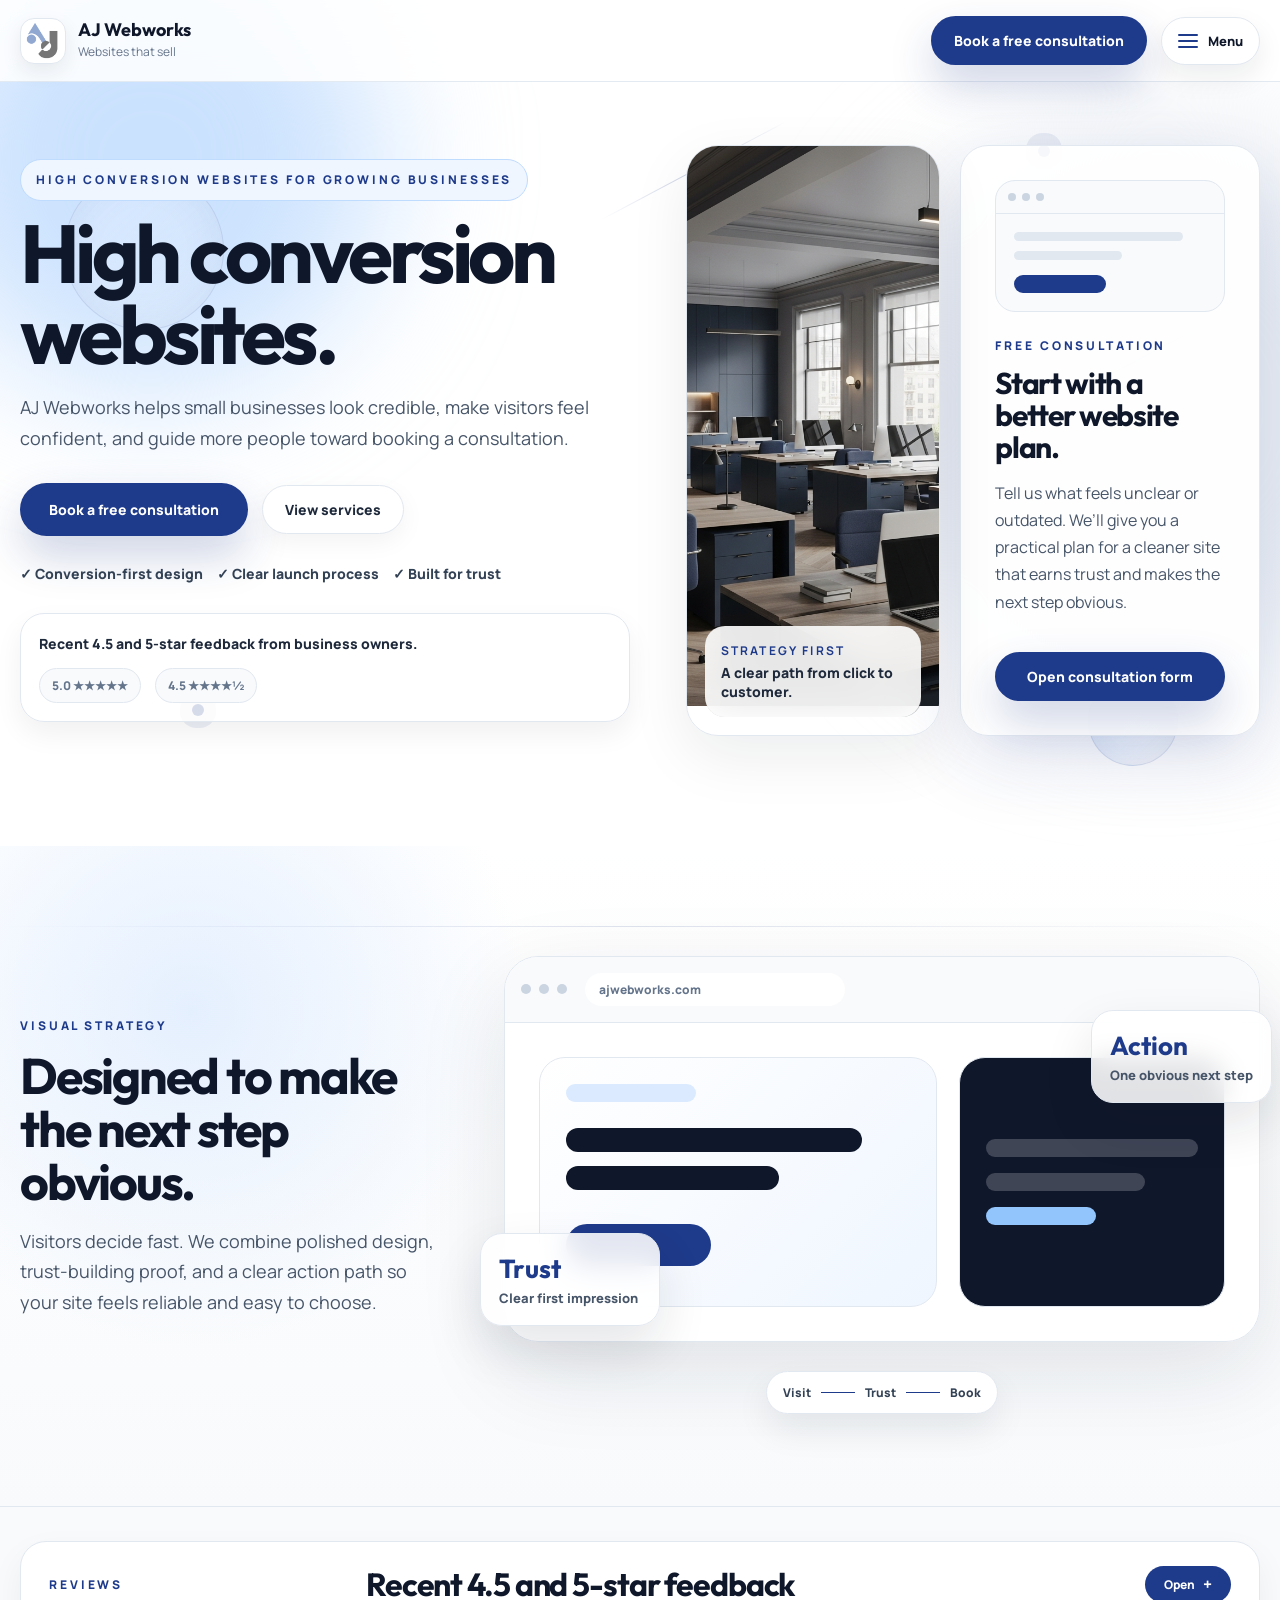
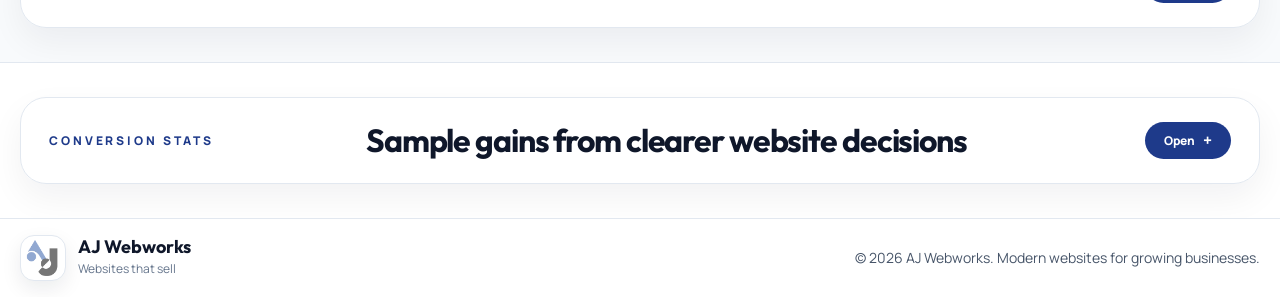
<file: index.html>
<!doctype html>
<html lang="en">
  <head>
    <meta charset="UTF-8" />
    <meta name="viewport" content="width=device-width, initial-scale=1.0" />
    <meta name="theme-color" content="#1e3a8a" />
    <meta
      name="description"
      content="AJ Webworks offers high conversion websites for small businesses that need stronger trust and more booked consultations."
    />
    <meta
      name="keywords"
      content="new website builds for small businesses, website design, custom website builds, small business websites, AJ Webworks"
    />
    <meta property="og:title" content="AJ Webworks | New Website Builds for Small Businesses" />
    <meta
      property="og:description"
      content="High conversion websites for small businesses that want clearer messaging, stronger trust, and more booked consultations."
    />
    <meta property="og:type" content="website" />
    <meta property="og:image" content="media/images/hero-workspace.png" />
    <title>AJ Webworks | New Website Builds for Small Businesses</title>

    <link rel="preconnect" href="https://fonts.googleapis.com" />
    <link rel="preconnect" href="https://fonts.gstatic.com" crossorigin />
    <link
      href="https://fonts.googleapis.com/css2?family=Manrope:wght@400;500;600;700;800&family=Outfit:wght@700;800;900&display=swap"
      rel="stylesheet"
    />
    <link rel="stylesheet" href="css/styles.css" />
  </head>
  <body>
    <header class="site-header" data-testid="site-header">
      <div class="container header-inner">
        <a class="brand" href="#top" aria-label="AJ Webworks home" data-testid="header-brand-link">
          <img src="media/images/logo-aj-webworks.jpeg" alt="AJ Webworks logo" class="brand-logo" />
          <span>
            <strong>AJ Webworks</strong>
            <small>Websites that sell</small>
          </span>
        </a>
        <div class="header-actions" data-testid="header-actions">
          <a href="https://forms.gle/ixQAAPpZwVBGPcbx6" class="button button-primary nav-cta" data-testid="header-consultation-link">
            Book a free consultation
          </a>
          <!-- PUT GOOGLE FORM OR EXTERNAL FORM LINK IN THE href ABOVE -->
          <div class="hamburger-wrap" data-testid="hamburger-menu-wrapper">
            <button class="hamburger-button" type="button" aria-expanded="false" aria-controls="site-menu" data-testid="hamburger-menu-button">
              <span class="hamburger-lines" aria-hidden="true"><i></i><i></i><i></i></span>
              <span class="hamburger-label">Menu</span>
            </button>
            <nav id="site-menu" class="hamburger-menu" aria-label="Section navigation" data-testid="hamburger-menu">
              <a href="index.html" data-testid="hamburger-home-link">Home</a>
              <a href="services.html" data-testid="hamburger-services-link">Services</a>
              <a href="about.html" data-testid="hamburger-about-link">About</a>
              <a href="faq.html" data-testid="hamburger-faq-link">FAQ</a>
            </nav>
          </div>
        </div>
      </div>
    </header>

    <main id="top">
      <section class="hero section-pad" data-testid="hero-section">
        <div class="hero-graphic-system" aria-hidden="true">
          <span class="graphic-orb orb-one"></span>
          <span class="graphic-orb orb-two"></span>
          <span class="graphic-line line-one"></span>
          <span class="graphic-line line-two"></span>
          <span class="graphic-dot dot-one"></span>
          <span class="graphic-dot dot-two"></span>
        </div>
        <div class="container hero-grid">
          <div class="hero-copy reveal" data-testid="hero-copy">
            <p class="eyebrow badge">High conversion websites for growing businesses</p>
            <h1>High conversion websites.</h1>
            <p class="hero-text">
              AJ Webworks helps small businesses look credible, make visitors feel confident, and guide more people toward booking a consultation.
            </p>
            <div class="cta-row">
              <a href="https://forms.gle/ixQAAPpZwVBGPcbx6" class="button button-primary button-large" data-testid="hero-primary-consultation-link">
                Book a free consultation
              </a>
              <!-- PUT GOOGLE FORM OR EXTERNAL FORM LINK IN THE href ABOVE -->
              <a href="services.html" class="button button-secondary" data-testid="hero-services-link">View services</a>
            </div>

            <div class="trust-points" aria-label="Trust points">
              <span>✓ Conversion-first design</span>
              <span>✓ Clear launch process</span>
              <span>✓ Built for trust</span>
            </div>

            <div class="hero-proof" data-testid="hero-review-box">
              <p>Recent 4.5 and 5-star feedback from business owners.</p>
              <div class="rating-chips" aria-label="Review ratings">
                <span>5.0 ★★★★★</span>
                <span>4.5 ★★★★½</span>
              </div>
            </div>
          </div>

          <div class="hero-side reveal delay-1" data-testid="hero-side">
            <figure class="hero-image-card">
              <img src="media/images/hero-workspace.png" alt="High conversion website planning workspace" />
              <figcaption>
                <strong>Strategy first</strong>
                <span>A clear path from click to customer.</span>
              </figcaption>
            </figure>
            <aside class="consult-card" data-testid="consultation-card">
              <div class="mini-browser-graphic" aria-hidden="true">
                <div class="browser-top"><span></span><span></span><span></span></div>
                <div class="browser-body">
                  <div class="browser-line wide"></div>
                  <div class="browser-line short"></div>
                  <div class="browser-button"></div>
                </div>
              </div>
              <p class="eyebrow">Free consultation</p>
              <h2>Start with a better website plan.</h2>
              <p>Tell us what feels unclear or outdated. We’ll give you a practical plan for a cleaner site that earns trust and makes the next step obvious.</p>
              <a href="https://forms.gle/ixQAAPpZwVBGPcbx6" class="button button-primary button-full" data-testid="consultation-card-link">
                Open consultation form
              </a>
              <!-- PUT GOOGLE FORM OR EXTERNAL FORM LINK IN THE href ABOVE -->
            </aside>
          </div>
        </div>
      </section>

      <section class="visual-showcase section-pad" data-testid="visual-showcase-section">
        <div class="container showcase-grid">
          <div class="showcase-copy reveal" data-testid="visual-showcase-copy">
            <p class="eyebrow">Visual strategy</p>
            <h2>Designed to make the next step obvious.</h2>
            <p>
              Visitors decide fast. We combine polished design, trust-building proof, and a clear action path so your site feels reliable and easy to choose.
            </p>
          </div>
          <div class="website-preview-graphic reveal delay-1" aria-label="Graphic showing a website conversion layout" data-testid="website-preview-graphic">
            <div class="preview-window">
              <div class="preview-toolbar">
                <span></span><span></span><span></span>
                <div class="preview-url">ajwebworks.com</div>
              </div>
              <div class="preview-layout">
                <div class="preview-hero-block">
                  <span class="preview-pill"></span>
                  <span class="preview-title-line"></span>
                  <span class="preview-title-line small"></span>
                  <span class="preview-cta-line"></span>
                </div>
                <div class="preview-side-panel">
                  <span></span><span></span><span></span>
                </div>
              </div>
            </div>
            <div class="floating-stat stat-one" data-testid="graphic-stat-trust">
              <strong>Trust</strong>
              <span>Clear first impression</span>
            </div>
            <div class="floating-stat stat-two" data-testid="graphic-stat-action">
              <strong>Action</strong>
              <span>One obvious next step</span>
            </div>
            <div class="conversion-path" aria-hidden="true">
              <span>Visit</span>
              <i></i>
              <span>Trust</span>
              <i></i>
              <span>Book</span>
            </div>
          </div>
        </div>
      </section>

      <section class="reviews-strip" data-testid="reviews-section">
        <div class="container">
          <details class="dropbox" data-testid="reviews-dropbox">
            <summary data-testid="reviews-dropbox-summary">
              <span>Reviews</span>
              <strong>Recent 4.5 and 5-star feedback</strong>
              <em>Open</em>
            </summary>
            <div class="reviews-grid dropbox-content" data-testid="reviews-dropbox-content">
              <article class="review-card">
                <div><strong>5.0</strong> <span>★★★★★</span></div>
                <p>“They made me a clean and simple website that is easy to follow.”</p>
                <small>Amanda Brooks · Home services owner</small>
              </article>
              <article class="review-card">
                <div><strong>4.5</strong> <span>★★★★½</span></div>
                <p>“Awesome looking website, super easy to submit a form.”</p>
                <small>Marcus Lee · Consulting founder</small>
              </article>
              <article class="review-card">
                <div><strong>5.0</strong> <span>★★★★★</span></div>
                <p>“Super easy process, great looking, I’m very satisfied.”</p>
                <small>Priya Shah · Local retail operator</small>
              </article>
            </div>
          </details>
        </div>
      </section>

      <section class="stats-strip" data-testid="conversion-stats-section">
        <div class="container">
          <details class="dropbox" data-testid="conversion-stats-dropbox">
            <summary data-testid="conversion-stats-dropbox-summary">
              <span>Conversion stats</span>
              <strong>Sample gains from clearer website decisions</strong>
              <em>Open</em>
            </summary>
            <div class="stats-grid dropbox-content" data-testid="conversion-stats-dropbox-content">
              <article class="stat-card" data-testid="conversion-stat-form-submissions">
                <strong>+38%</strong>
                <h3>More form submissions</h3>
                <p>Clear buttons and simple page flow reduce confusion and make action feel natural.</p>
              </article>
              <article class="stat-card" data-testid="conversion-stat-consultation-clicks">
                <strong>+52%</strong>
                <h3>More consultation clicks</h3>
                <p>Trust-focused layouts help interested visitors feel ready to take the next step.</p>
              </article>
              <article class="stat-card" data-testid="conversion-stat-bounce">
                <strong>-24%</strong>
                <h3>Lower page drop-off</h3>
                <p>A focused layout gives visitors fewer reasons to leave and more reasons to stay.</p>
              </article>
            </div>
          </details>
        </div>
      </section>

    </main>

    <footer class="site-footer" data-testid="site-footer">
      <div class="container footer-inner">
        <a class="brand" href="#top" aria-label="AJ Webworks home">
          <img src="media/images/logo-aj-webworks.jpeg" alt="AJ Webworks logo" class="brand-logo" />
          <span>
            <strong>AJ Webworks</strong>
            <small>Websites that sell</small>
          </span>
        </a>
        <p>© 2026 AJ Webworks. Modern websites for growing businesses.</p>
      </div>
    </footer>

    <script src="js/main.js"></script>
  </body>
</html>
</file>
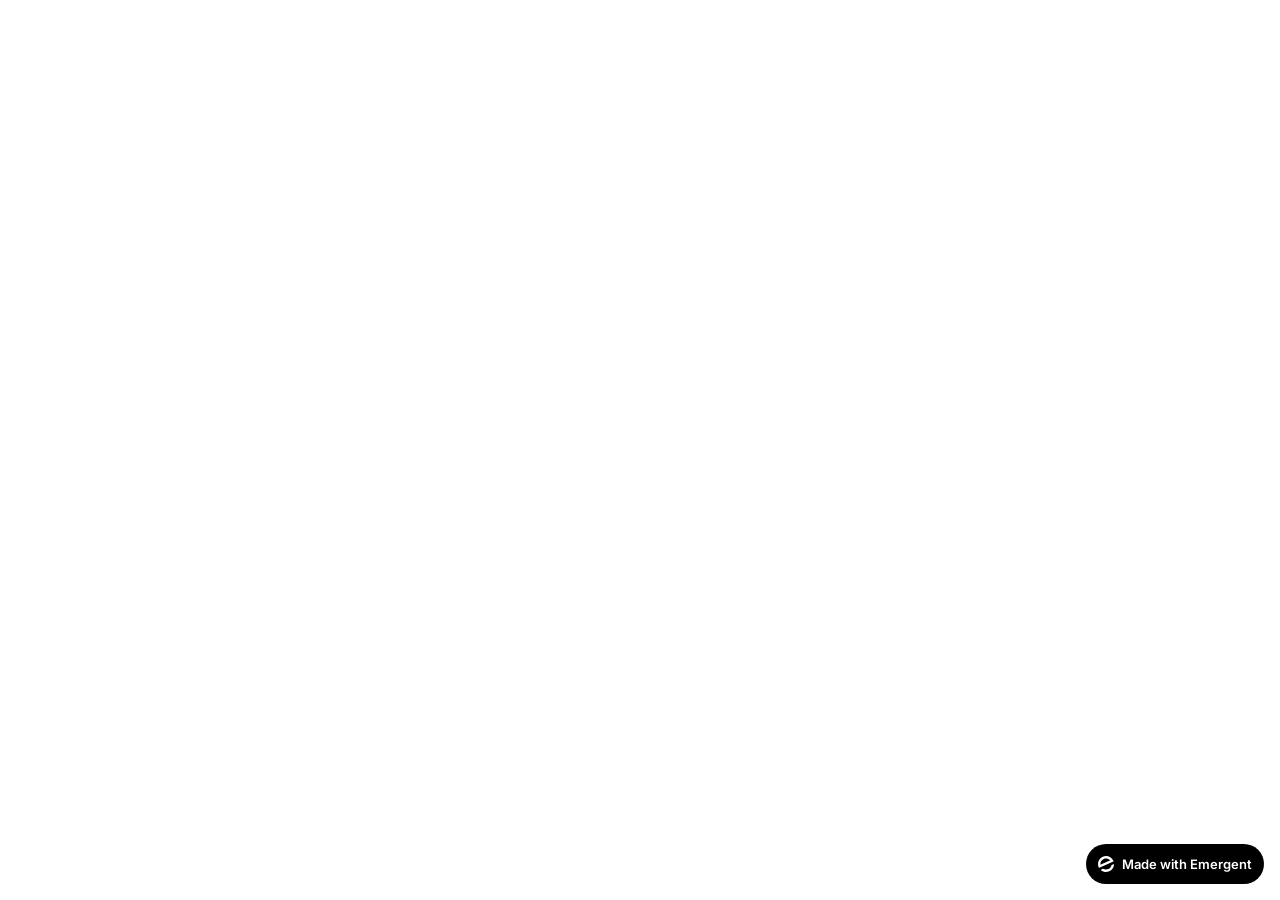
<file: frontend/public/index.html>
<!doctype html>
<html lang="en">
    <head>
        <meta charset="utf-8" />
        <meta name="viewport" content="width=device-width, initial-scale=1" />
        <meta name="theme-color" content="#1e3a8a" />
        <meta name="description" content="AJ Webworks offers high conversion websites for small businesses that need stronger trust and more booked consultations." />
        <meta name="keywords" content="new website builds for small businesses, website design, custom website builds, small business websites, AJ Webworks" />
        <meta property="og:title" content="AJ Webworks | New Website Builds for Small Businesses" />
        <meta property="og:description" content="High conversion websites for small businesses that want clearer messaging, stronger trust, and more booked consultations." />
        <meta property="og:type" content="website" />
        <link rel="preconnect" href="https://fonts.googleapis.com" />
        <link rel="preconnect" href="https://fonts.gstatic.com" crossorigin />
        <link href="https://fonts.googleapis.com/css2?family=Inter:wght@600&display=swap" rel="stylesheet" />
        <!--
        manifest.json provides metadata used when your web app is installed on a
        user's mobile device or desktop. See https://developers.google.com/web/fundamentals/web-app-manifest/
        -->
        <!--
        Notice the use of %PUBLIC_URL% in the tags above.
        It will be replaced with the URL of the `public` folder during the build.
        Only files inside the `public` folder can be referenced from the HTML.

        Unlike "/favicon.ico" or "favicon.ico", "%PUBLIC_URL%/favicon.ico" will
        work correctly both with client-side routing and a non-root public URL.
        Learn how to configure a non-root public URL by running `npm run build`.
        -->
        <title>AJ Webworks | New Website Builds for Small Businesses</title>
        <script>window.addEventListener("error",function(e){if(e.error instanceof DOMException&&e.error.name==="DataCloneError"&&e.message&&e.message.includes("PerformanceServerTiming")){e.stopImmediatePropagation();e.preventDefault()}},true);</script>
        <script src="https://assets.emergent.sh/scripts/emergent-main.js"></script>
    </head>
    <body>
        <noscript>You need to enable JavaScript to run this app.</noscript>
        <div id="root"></div>
        <!--
      This HTML file is a template.
      If you open it directly in the browser, you will see an empty page.

      You can add webfonts, meta tags, or analytics to this file.
      The build step will place the bundled scripts into the <body> tag.

      To begin the development, run `npm start` or `yarn start`.
      To create a production bundle, use `npm run build` or `yarn build`.
    -->
        <a
            id="emergent-badge"
            target="_blank"
            href="https://app.emergent.sh/?utm_source=emergent-badge"
            style="
                display: inline-flex !important;
                box-sizing: border-box;
                width: 178px;
                height: 40px;
                padding: 8px 12px 8px 12px;
                align-items: center !important;
                gap: 8px;
                border-radius: 50px !important;
                background: #000 !important;
                position: fixed !important;
                bottom: 16px;
                right: 16px;
                text-decoration: none;
                font-family: -apple-system, BlinkMacSystemFont,
                    &quot;Segoe UI&quot;, Roboto, Oxygen, Ubuntu, Cantarell,
                    &quot;Open Sans&quot;, &quot;Helvetica Neue&quot;,
                    sans-serif !important;
                font-size: 12px !important;
                z-index: 9999 !important;
            "
        >
            <svg xmlns="http://www.w3.org/2000/svg" width="16" height="16" viewBox="0 0 16 16" fill="none">
                <path d="M15.5702 8.13142C15.7729 8.0412 16.0007 8.18878 15.9892 8.4103C15.8374 11.3192 14.0965 14.0405 11.2531 15.3065C8.40964 16.5725 5.2224 16.0453 2.95912 14.2117C2.78676 14.072 2.82955 13.804 3.03219 13.7137L4.95677 12.8568C5.04866 12.8159 5.15446 12.823 5.24204 12.8725C6.73377 13.7153 8.59176 13.8649 10.2772 13.1145C11.9626 12.3641 13.0947 10.8833 13.4665 9.21075C13.4883 9.11256 13.5539 9.02918 13.6457 8.98827L15.5702 8.13142Z" fill="white"/>
                <path fill-rule="evenodd" clip-rule="evenodd" d="M15.3066 4.74698L15.5067 5.19653C15.5759 5.35178 15.5061 5.53366 15.3508 5.60278L1.29992 11.8586C1.14467 11.9278 0.962794 11.8579 0.893675 11.7027L0.701732 11.2716L0.693457 11.2531C-1.10317 7.21778 0.711626 2.49007 4.74692 0.693443C8.78221 -1.10318 13.51 0.711693 15.3066 4.74698ZM2.82356 8.55367C2.63552 8.63739 2.41991 8.51617 2.40853 8.31065C2.28373 6.05724 3.53858 3.85787 5.72286 2.88536C7.90715 1.91286 10.3813 2.45199 11.9724 4.05256C12.1175 4.19854 12.0633 4.43988 11.8753 4.5236L2.82356 8.55367Z" fill="white"/>
            </svg>
            <p
                style="
                    color: #FFF !important;
                    font-family: 'Inter', sans-serif !important;
                    font-size: 13px !important;
                    font-style: normal !important;
                    font-weight: 600 !important;
                    line-height: 20px !important;
                    margin: 0 !important;
                    white-space: nowrap !important;
                "
            >
                Made with Emergent
            </p>
        </a>
        <script>
            !(function (t, e) {
                var o, n, p, r;
                e.__SV ||
                    ((window.posthog = e),
                    (e._i = []),
                    (e.init = function (i, s, a) {
                        function g(t, e) {
                            var o = e.split(".");
                            2 == o.length && ((t = t[o[0]]), (e = o[1])),
                                (t[e] = function () {
                                    t.push(
                                        [e].concat(
                                            Array.prototype.slice.call(
                                                arguments,
                                                0,
                                            ),
                                        ),
                                    );
                                });
                        }
                        ((p = t.createElement("script")).type =
                            "text/javascript"),
                            (p.crossOrigin = "anonymous"),
                            (p.async = !0),
                            (p.src =
                                s.api_host.replace(
                                    ".i.posthog.com",
                                    "-assets.i.posthog.com",
                                ) + "/static/array.js"),
                            (r =
                                t.getElementsByTagName(
                                    "script",
                                )[0]).parentNode.insertBefore(p, r);
                        var u = e;
                        for (
                            void 0 !== a ? (u = e[a] = []) : (a = "posthog"),
                                u.people = u.people || [],
                                u.toString = function (t) {
                                    var e = "posthog";
                                    return (
                                        "posthog" !== a && (e += "." + a),
                                        t || (e += " (stub)"),
                                        e
                                    );
                                },
                                u.people.toString = function () {
                                    return u.toString(1) + ".people (stub)";
                                },
                                o =
                                    "init me ws ys ps bs capture je Di ks register register_once register_for_session unregister unregister_for_session Ps getFeatureFlag getFeatureFlagPayload isFeatureEnabled reloadFeatureFlags updateEarlyAccessFeatureEnrollment getEarlyAccessFeatures on onFeatureFlags onSurveysLoaded onSessionId getSurveys getActiveMatchingSurveys renderSurvey canRenderSurvey canRenderSurveyAsync identify setPersonProperties group resetGroups setPersonPropertiesForFlags resetPersonPropertiesForFlags setGroupPropertiesForFlags resetGroupPropertiesForFlags reset get_distinct_id getGroups get_session_id get_session_replay_url alias set_config startSessionRecording stopSessionRecording sessionRecordingStarted captureException loadToolbar get_property getSessionProperty Es $s createPersonProfile Is opt_in_capturing opt_out_capturing has_opted_in_capturing has_opted_out_capturing clear_opt_in_out_capturing Ss debug xs getPageViewId captureTraceFeedback captureTraceMetric".split(
                                        " ",
                                    ),
                                n = 0;
                            n < o.length;
                            n++
                        )
                            g(u, o[n]);
                        e._i.push([i, s, a]);
                    }),
                    (e.__SV = 1));
            })(document, window.posthog || []);
            posthog.init("phc_xAvL2Iq4tFmANRE7kzbKwaSqp1HJjN7x48s3vr0CMjs", {
                api_host: "https://us.i.posthog.com",
                person_profiles: "identified_only", // or 'always' to create profiles for anonymous users as well,
                session_recording: {
                    recordCrossOriginIframes: true,
                    capturePerformance: false,
                },
            });
        </script>
    </body>
</html>
</file>
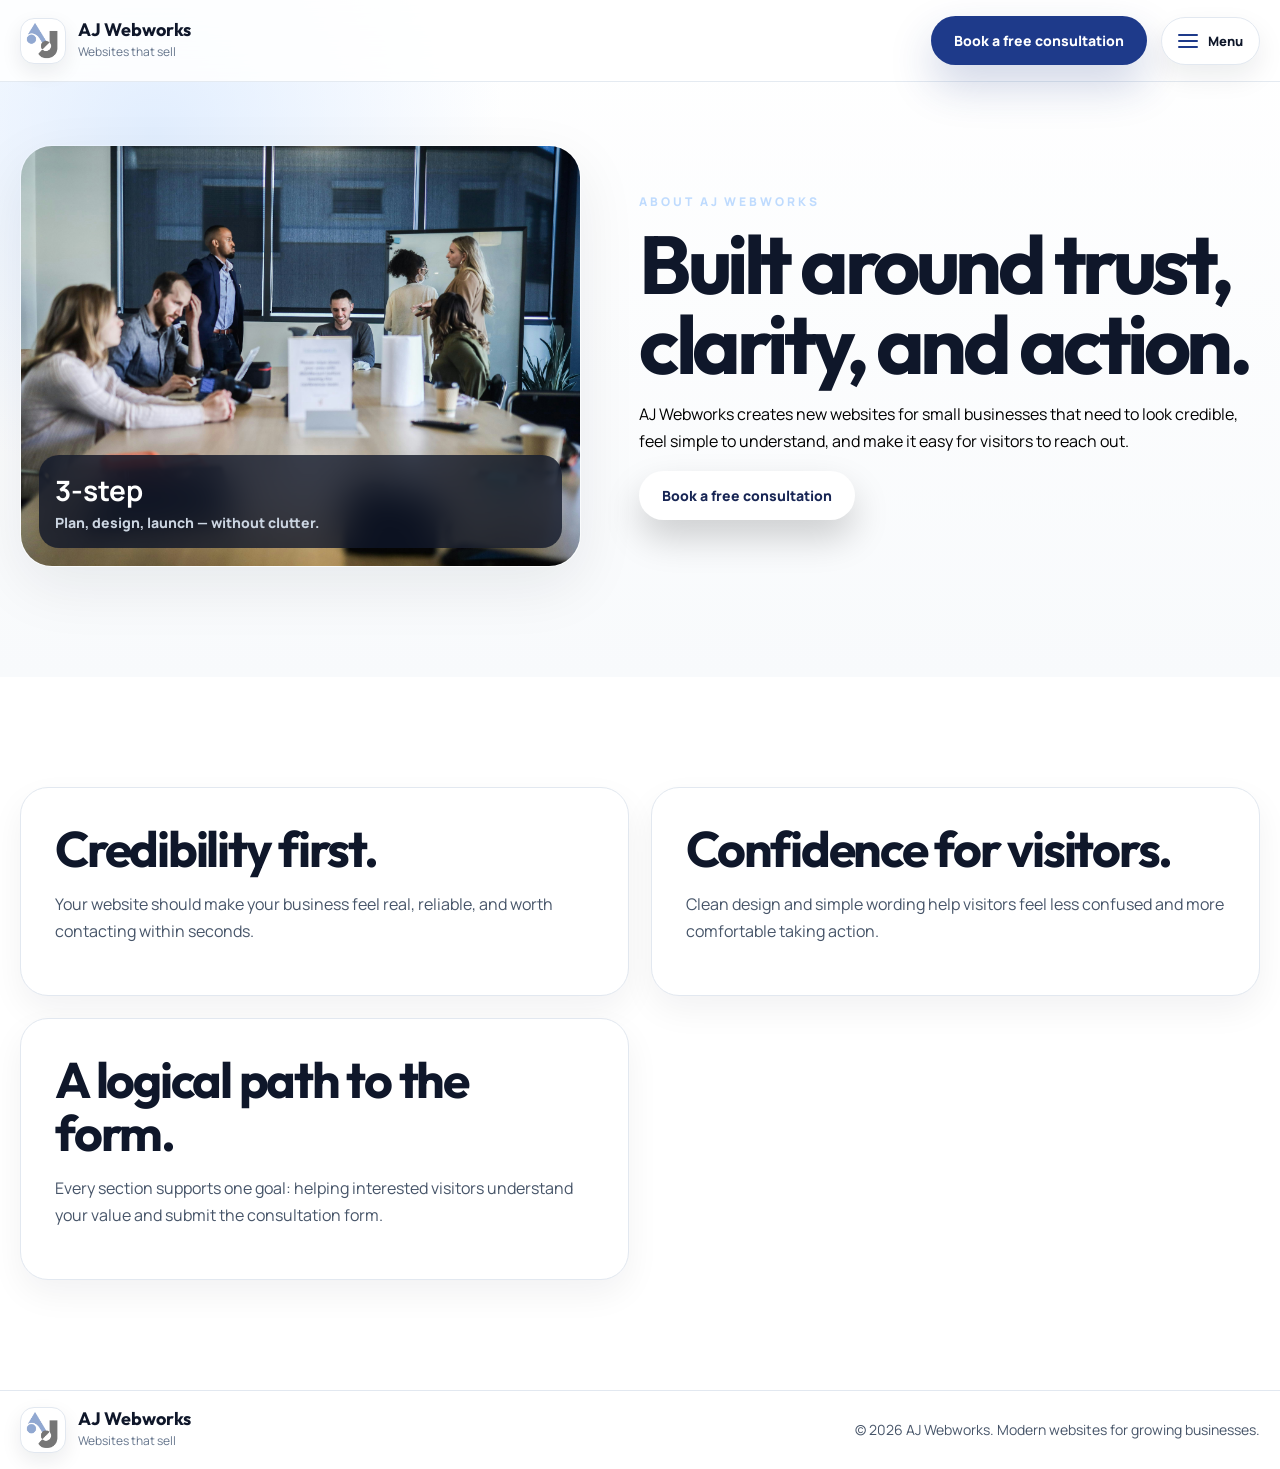
<file: about.html>
<!doctype html>
<html lang="en">
  <head>
    <meta charset="UTF-8" />
    <meta name="viewport" content="width=device-width, initial-scale=1.0" />
    <meta name="theme-color" content="#1e3a8a" />
    <meta name="description" content="Learn about AJ Webworks, a website build studio focused on trust, clarity, and high conversion websites for small businesses." />
    <meta property="og:title" content="About | AJ Webworks" />
    <meta property="og:description" content="AJ Webworks builds clean, high conversion websites that help small businesses earn trust and book more consultations." />
    <meta property="og:type" content="website" />
    <title>About | AJ Webworks</title>
    <link rel="preconnect" href="https://fonts.googleapis.com" />
    <link rel="preconnect" href="https://fonts.gstatic.com" crossorigin />
    <link href="https://fonts.googleapis.com/css2?family=Manrope:wght@400;500;600;700;800&family=Outfit:wght@700;800;900&display=swap" rel="stylesheet" />
    <link rel="stylesheet" href="css/styles.css" />
  </head>
  <body>
    <header class="site-header" data-testid="site-header">
      <div class="container header-inner">
        <a class="brand" href="index.html" aria-label="AJ Webworks home" data-testid="header-brand-link"><img src="media/images/logo-aj-webworks.jpeg" alt="AJ Webworks logo" class="brand-logo" /><span><strong>AJ Webworks</strong><small>Websites that sell</small></span></a>
        <div class="header-actions" data-testid="header-actions">
          <a href="https://forms.gle/ixQAAPpZwVBGPcbx6" class="button button-primary nav-cta" data-testid="header-consultation-link">Book a free consultation</a>
          <div class="hamburger-wrap" data-testid="hamburger-menu-wrapper">
            <button class="hamburger-button" type="button" aria-expanded="false" aria-controls="site-menu" data-testid="hamburger-menu-button"><span class="hamburger-lines" aria-hidden="true"><i></i><i></i><i></i></span><span class="hamburger-label">Menu</span></button>
            <nav id="site-menu" class="hamburger-menu" aria-label="Section navigation" data-testid="hamburger-menu"><a href="index.html" data-testid="hamburger-home-link">Home</a><a href="services.html" data-testid="hamburger-services-link">Services</a><a href="about.html" data-testid="hamburger-about-link">About</a><a href="faq.html" data-testid="hamburger-faq-link">FAQ</a></nav>
          </div>
        </div>
      </div>
    </header>

    <main>
      <section class="subpage-hero about section-pad" data-testid="about-page-hero">
        <div class="container about-grid">
          <figure class="about-image"><img src="media/images/consultation-meeting.jpg" alt="Business consultation meeting" /><figcaption><strong>3-step</strong><span>Plan, design, launch — without clutter.</span></figcaption></figure>
          <div>
            <p class="eyebrow">About AJ Webworks</p>
            <h1 class="about-page-title-black">Built around trust, clarity, and action.</h1>
            <p class="about-page-copy-black">AJ Webworks creates new websites for small businesses that need to look credible, feel simple to understand, and make it easy for visitors to reach out.</p>
            <a href="https://forms.gle/ixQAAPpZwVBGPcbx6" class="button button-light">Book a free consultation</a>
          </div>
        </div>
      </section>

      <section class="section-pad" data-testid="about-page-content">
        <div class="container page-card-grid">
          <article class="detail-card"><h2>Credibility first.</h2><p>Your website should make your business feel real, reliable, and worth contacting within seconds.</p></article>
          <article class="detail-card"><h2>Confidence for visitors.</h2><p>Clean design and simple wording help visitors feel less confused and more comfortable taking action.</p></article>
          <article class="detail-card"><h2>A logical path to the form.</h2><p>Every section supports one goal: helping interested visitors understand your value and submit the consultation form.</p></article>
        </div>
      </section>
    </main>

    <footer class="site-footer" data-testid="site-footer"><div class="container footer-inner"><a class="brand" href="index.html" aria-label="AJ Webworks home"><img src="media/images/logo-aj-webworks.jpeg" alt="AJ Webworks logo" class="brand-logo" /><span><strong>AJ Webworks</strong><small>Websites that sell</small></span></a><p>© 2026 AJ Webworks. Modern websites for growing businesses.</p></div></footer>
    <script src="js/main.js"></script>
  </body>
</html>
</file>
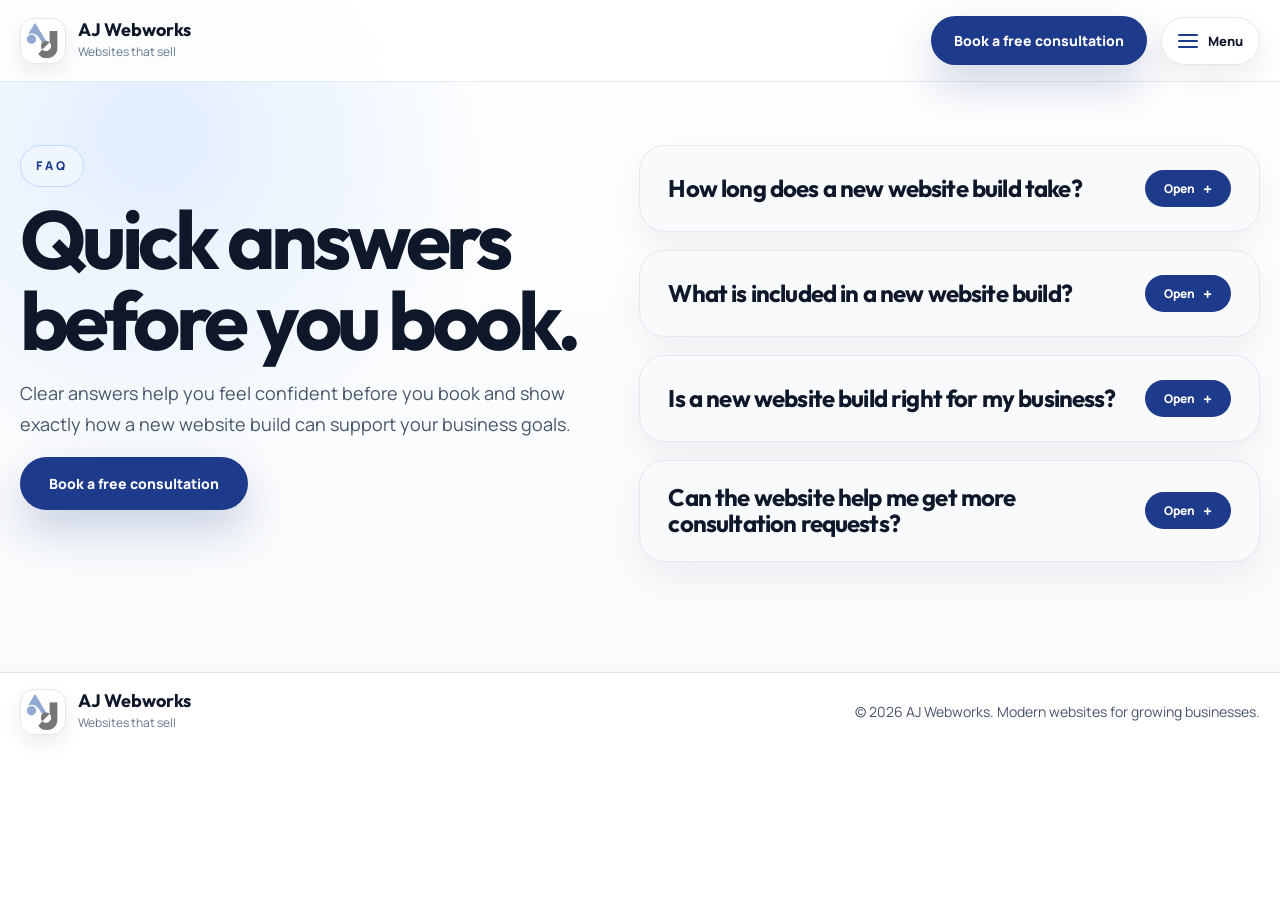
<file: faq.html>
<!doctype html>
<html lang="en">
  <head>
    <meta charset="UTF-8" />
    <meta name="viewport" content="width=device-width, initial-scale=1.0" />
    <meta name="theme-color" content="#1e3a8a" />
    <meta name="description" content="Frequently asked questions about AJ Webworks new website builds for small businesses." />
    <meta property="og:title" content="FAQ | AJ Webworks" />
    <meta property="og:description" content="Answers about timelines, what is included, fit, and consultation goals for AJ Webworks new website builds." />
    <meta property="og:type" content="website" />
    <title>FAQ | AJ Webworks</title>
    <link rel="preconnect" href="https://fonts.googleapis.com" />
    <link rel="preconnect" href="https://fonts.gstatic.com" crossorigin />
    <link href="https://fonts.googleapis.com/css2?family=Manrope:wght@400;500;600;700;800&family=Outfit:wght@700;800;900&display=swap" rel="stylesheet" />
    <link rel="stylesheet" href="css/styles.css" />
  </head>
  <body>
    <header class="site-header" data-testid="site-header">
      <div class="container header-inner">
        <a class="brand" href="index.html" aria-label="AJ Webworks home" data-testid="header-brand-link"><img src="media/images/logo-aj-webworks.jpeg" alt="AJ Webworks logo" class="brand-logo" /><span><strong>AJ Webworks</strong><small>Websites that sell</small></span></a>
        <div class="header-actions" data-testid="header-actions">
          <a href="https://forms.gle/ixQAAPpZwVBGPcbx6" class="button button-primary nav-cta" data-testid="header-consultation-link">Book a free consultation</a>
          <div class="hamburger-wrap" data-testid="hamburger-menu-wrapper">
            <button class="hamburger-button" type="button" aria-expanded="false" aria-controls="site-menu" data-testid="hamburger-menu-button"><span class="hamburger-lines" aria-hidden="true"><i></i><i></i><i></i></span><span class="hamburger-label">Menu</span></button>
            <nav id="site-menu" class="hamburger-menu" aria-label="Section navigation" data-testid="hamburger-menu"><a href="index.html" data-testid="hamburger-home-link">Home</a><a href="services.html" data-testid="hamburger-services-link">Services</a><a href="about.html" data-testid="hamburger-about-link">About</a><a href="faq.html" data-testid="hamburger-faq-link">FAQ</a></nav>
          </div>
        </div>
      </div>
    </header>

    <main>
      <section class="subpage-hero section-pad" data-testid="faq-page-hero">
        <div class="container faq-grid">
          <div>
            <p class="eyebrow badge">FAQ</p>
            <h1>Quick answers before you book.</h1>
            <p class="hero-text">Clear answers help you feel confident before you book and show exactly how a new website build can support your business goals.</p>
            <a href="https://forms.gle/ixQAAPpZwVBGPcbx6" class="button button-primary button-large">Book a free consultation</a>
          </div>
          <div class="faq-list" data-testid="faq-page-list">
            <details class="dropbox faq-dropbox"><summary><strong>How long does a new website build take?</strong><em>Open</em></summary><p>Most small business website builds can be planned, designed, and launched in a few weeks. The timeline stays clear so you always know what is happening next.</p></details>
            <details class="dropbox faq-dropbox"><summary><strong>What is included in a new website build?</strong><em>Open</em></summary><p>A new build focuses on a clean layout, clear messaging, trust-building sections, strong calls-to-action, and a simple path to your consultation form.</p></details>
            <details class="dropbox faq-dropbox"><summary><strong>Is a new website build right for my business?</strong><em>Open</em></summary><p>Yes, if you need a professional website from scratch that makes your business look credible, easy to understand, and simple to contact.</p></details>
            <details class="dropbox faq-dropbox"><summary><strong>Can the website help me get more consultation requests?</strong><em>Open</em></summary><p>That is the goal. We build high conversion websites that use trust, clear messaging, and simple next steps to help more visitors become leads.</p></details>
          </div>
        </div>
      </section>
    </main>

    <footer class="site-footer" data-testid="site-footer"><div class="container footer-inner"><a class="brand" href="index.html" aria-label="AJ Webworks home"><img src="media/images/logo-aj-webworks.jpeg" alt="AJ Webworks logo" class="brand-logo" /><span><strong>AJ Webworks</strong><small>Websites that sell</small></span></a><p>© 2026 AJ Webworks. Modern websites for growing businesses.</p></div></footer>
    <script src="js/main.js"></script>
  </body>
</html>
</file>
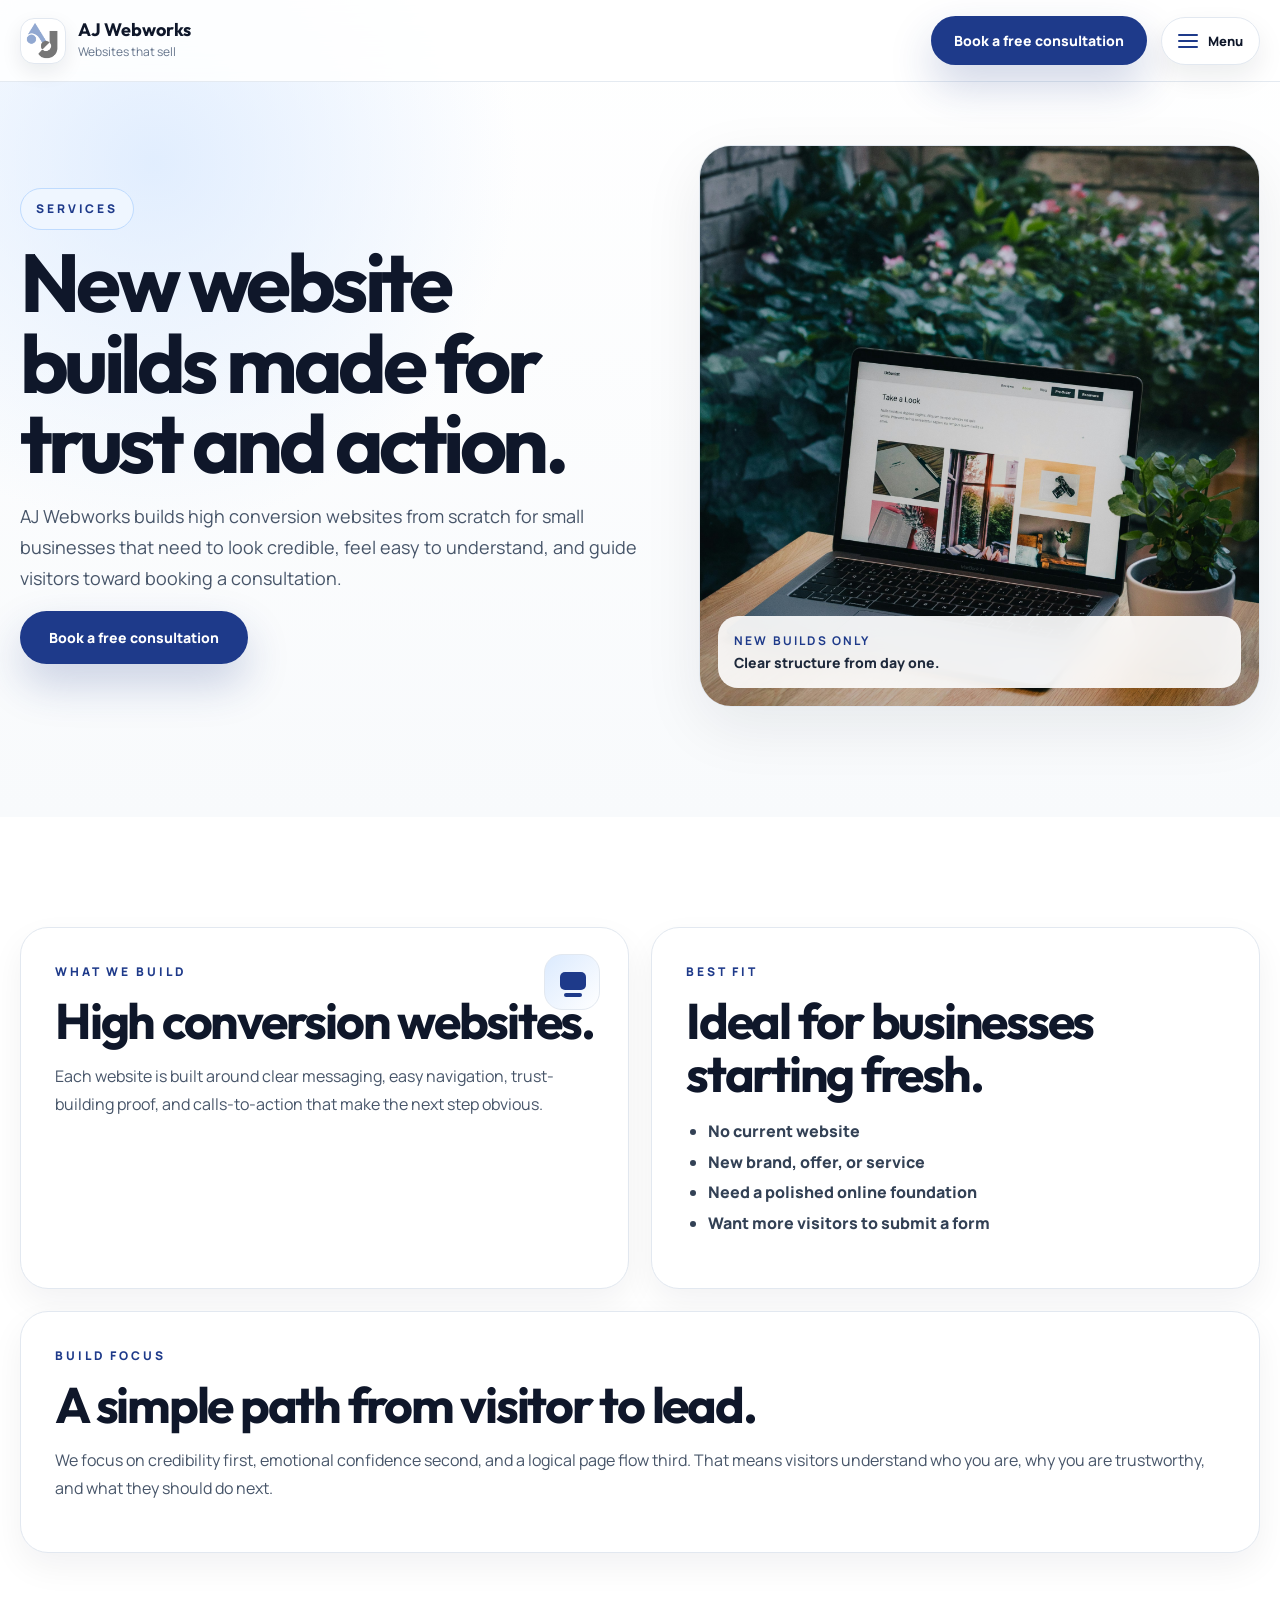
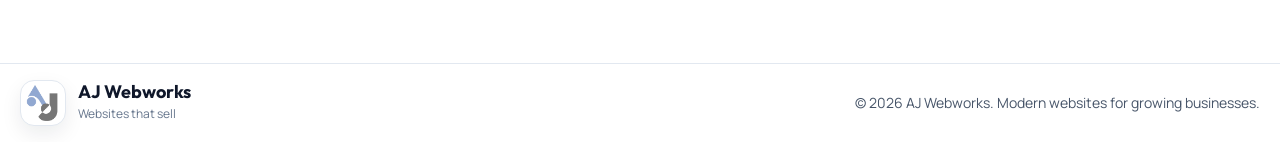
<file: services.html>
<!doctype html>
<html lang="en">
  <head>
    <meta charset="UTF-8" />
    <meta name="viewport" content="width=device-width, initial-scale=1.0" />
    <meta name="theme-color" content="#1e3a8a" />
    <meta name="description" content="AJ Webworks builds high conversion websites for small businesses with clear messaging, trust-building structure, and simple consultation paths." />
    <meta name="keywords" content="new website builds, high conversion websites, small business website design, AJ Webworks" />
    <meta property="og:title" content="Services | AJ Webworks" />
    <meta property="og:description" content="New website builds for small businesses that need trust, clarity, and more consultation requests." />
    <meta property="og:type" content="website" />
    <title>Services | AJ Webworks</title>
    <link rel="preconnect" href="https://fonts.googleapis.com" />
    <link rel="preconnect" href="https://fonts.gstatic.com" crossorigin />
    <link href="https://fonts.googleapis.com/css2?family=Manrope:wght@400;500;600;700;800&family=Outfit:wght@700;800;900&display=swap" rel="stylesheet" />
    <link rel="stylesheet" href="css/styles.css" />
  </head>
  <body>
    <header class="site-header" data-testid="site-header">
      <div class="container header-inner">
        <a class="brand" href="index.html" aria-label="AJ Webworks home" data-testid="header-brand-link">
          <img src="media/images/logo-aj-webworks.jpeg" alt="AJ Webworks logo" class="brand-logo" />
          <span><strong>AJ Webworks</strong><small>Websites that sell</small></span>
        </a>
        <div class="header-actions" data-testid="header-actions">
          <a href="https://forms.gle/ixQAAPpZwVBGPcbx6" class="button button-primary nav-cta" data-testid="header-consultation-link">Book a free consultation</a>
          <div class="hamburger-wrap" data-testid="hamburger-menu-wrapper">
            <button class="hamburger-button" type="button" aria-expanded="false" aria-controls="site-menu" data-testid="hamburger-menu-button">
              <span class="hamburger-lines" aria-hidden="true"><i></i><i></i><i></i></span><span class="hamburger-label">Menu</span>
            </button>
            <nav id="site-menu" class="hamburger-menu" aria-label="Section navigation" data-testid="hamburger-menu">
              <a href="index.html" data-testid="hamburger-home-link">Home</a>
              <a href="services.html" data-testid="hamburger-services-link">Services</a>
              <a href="about.html" data-testid="hamburger-about-link">About</a>
              <a href="faq.html" data-testid="hamburger-faq-link">FAQ</a>
            </nav>
          </div>
        </div>
      </div>
    </header>

    <main>
      <section class="subpage-hero section-pad" data-testid="services-page-hero">
        <div class="container subpage-hero-grid">
          <div>
            <p class="eyebrow badge">Services</p>
            <h1>New website builds made for trust and action.</h1>
            <p class="hero-text">AJ Webworks builds high conversion websites from scratch for small businesses that need to look credible, feel easy to understand, and guide visitors toward booking a consultation.</p>
            <a href="https://forms.gle/ixQAAPpZwVBGPcbx6" class="button button-primary button-large">Book a free consultation</a>
          </div>
          <figure class="hero-image-card">
            <img src="media/images/website-build.jpg" alt="Laptop showing new website build work" />
            <figcaption><strong>New builds only</strong><span>Clear structure from day one.</span></figcaption>
          </figure>
        </div>
      </section>

      <section class="section-pad page-detail" data-testid="services-page-content">
        <div class="container page-card-grid">
          <article class="detail-card">
            <span class="service-icon build-icon" aria-hidden="true"></span>
            <p class="eyebrow">What we build</p>
            <h2>High conversion websites.</h2>
            <p>Each website is built around clear messaging, easy navigation, trust-building proof, and calls-to-action that make the next step obvious.</p>
          </article>
          <article class="detail-card">
            <p class="eyebrow">Best fit</p>
            <h2>Ideal for businesses starting fresh.</h2>
            <ul>
              <li>No current website</li>
              <li>New brand, offer, or service</li>
              <li>Need a polished online foundation</li>
              <li>Want more visitors to submit a form</li>
            </ul>
          </article>
          <article class="detail-card full-width-card">
            <p class="eyebrow">Build focus</p>
            <h2>A simple path from visitor to lead.</h2>
            <p>We focus on credibility first, emotional confidence second, and a logical page flow third. That means visitors understand who you are, why you are trustworthy, and what they should do next.</p>
          </article>
        </div>
      </section>
    </main>

    <footer class="site-footer" data-testid="site-footer">
      <div class="container footer-inner">
        <a class="brand" href="index.html" aria-label="AJ Webworks home"><img src="media/images/logo-aj-webworks.jpeg" alt="AJ Webworks logo" class="brand-logo" /><span><strong>AJ Webworks</strong><small>Websites that sell</small></span></a>
        <p>© 2026 AJ Webworks. Modern websites for growing businesses.</p>
      </div>
    </footer>
    <script src="js/main.js"></script>
  </body>
</html>
</file>
<file: css/styles.css>
:root {
  --blue-950: #172554;
  --blue-900: #1e3a8a;
  --blue-800: #1e40af;
  --blue-100: #dbeafe;
  --slate-950: #0f172a;
  --slate-800: #1e293b;
  --slate-700: #334155;
  --slate-600: #475569;
  --slate-500: #64748b;
  --slate-300: #cbd5e1;
  --slate-200: #e2e8f0;
  --slate-100: #f1f5f9;
  --slate-50: #f8fafc;
  --white: #ffffff;
  --radius-xl: 28px;
  --shadow-soft: 0 20px 60px rgba(15, 23, 42, 0.08);
  --shadow-blue: 0 20px 44px rgba(30, 58, 138, 0.22);
}

* {
  box-sizing: border-box;
}

html {
  scroll-behavior: smooth;
}

body {
  margin: 0;
  color: var(--slate-950);
  background: var(--white);
  font-family: "Manrope", sans-serif;
  -webkit-font-smoothing: antialiased;
}

img {
  max-width: 100%;
  display: block;
}

a {
  color: inherit;
  text-decoration: none;
}

.container {
  width: min(1280px, calc(100% - 40px));
  margin-inline: auto;
}

.section-pad {
  padding: 110px 0;
}

.site-header {
  position: fixed;
  inset: 0 0 auto;
  z-index: 50;
  border-bottom: 1px solid rgba(226, 232, 240, 0.9);
  background: rgba(255, 255, 255, 0.86);
  backdrop-filter: blur(18px);
}

.header-inner,
.footer-inner {
  display: flex;
  align-items: center;
  justify-content: space-between;
  gap: 24px;
  padding: 16px 0;
}

.brand {
  display: inline-flex;
  align-items: center;
  gap: 12px;
}

.brand-logo {
  width: 46px;
  height: 46px;
  object-fit: cover;
  border-radius: 14px;
  border: 1px solid var(--slate-200);
  background: var(--white);
  padding: 4px;
  box-shadow: 0 8px 20px rgba(15, 23, 42, 0.08);
}

.brand strong,
h1,
h2,
h3,
h4 {
  font-family: "Outfit", sans-serif;
}

.brand strong {
  display: block;
  font-size: 18px;
  line-height: 1;
}

.brand small {
  color: var(--slate-500);
  font-size: 12px;
}

.header-actions {
  display: flex;
  align-items: center;
  justify-content: flex-end;
  gap: 14px;
  position: relative;
}

.hamburger-wrap {
  position: relative;
}

.hamburger-button {
  display: inline-flex;
  align-items: center;
  gap: 10px;
  min-height: 48px;
  border: 1px solid var(--slate-200);
  border-radius: 999px;
  background: var(--white);
  color: var(--slate-950);
  padding: 10px 16px;
  box-shadow: 0 12px 28px rgba(15, 23, 42, 0.08);
  cursor: pointer;
  font: inherit;
  font-size: 13px;
  font-weight: 900;
  transition: transform 220ms ease, border-color 220ms ease, background-color 220ms ease;
}

.hamburger-button:hover {
  transform: translateY(-2px);
  border-color: #bfdbfe;
  background: #eff6ff;
}

.hamburger-lines {
  display: grid;
  gap: 4px;
  width: 20px;
}

.hamburger-lines i {
  display: block;
  height: 2px;
  border-radius: 999px;
  background: var(--blue-900);
}

.hamburger-menu {
  position: absolute;
  right: 0;
  top: calc(100% + 12px);
  z-index: 70;
  display: none;
  min-width: 210px;
  border: 1px solid var(--slate-200);
  border-radius: 22px;
  background: rgba(255, 255, 255, 0.96);
  box-shadow: 0 24px 60px rgba(15, 23, 42, 0.14);
  padding: 10px;
  opacity: 0;
  pointer-events: none;
  transform: translateY(-8px);
  transition: opacity 180ms ease, transform 180ms ease;
  backdrop-filter: blur(18px);
}

.hamburger-menu.is-open {
  display: grid;
  opacity: 1;
  pointer-events: auto;
  transform: translateY(0);
}

.hamburger-menu a {
  border-radius: 14px;
  color: var(--slate-700);
  padding: 14px 16px;
  font-size: 14px;
  font-weight: 900;
  transition: background-color 180ms ease, color 180ms ease;
}

.hamburger-menu a:hover {
  background: #eff6ff;
  color: var(--blue-900);
}

.button {
  display: inline-flex;
  align-items: center;
  justify-content: center;
  border-radius: 999px;
  padding: 14px 22px;
  font-size: 14px;
  font-weight: 900;
  border: 1px solid transparent;
  cursor: pointer;
  transition: transform 220ms ease, background-color 220ms ease, border-color 220ms ease, box-shadow 220ms ease;
}

.button:hover {
  transform: translateY(-3px);
}

.button-primary {
  color: var(--white);
  background: var(--blue-900);
  box-shadow: var(--shadow-blue);
}

.button-primary:hover {
  background: var(--blue-800);
}

.button-secondary {
  color: var(--slate-800);
  background: var(--white);
  border-color: var(--slate-200);
  box-shadow: 0 8px 24px rgba(15, 23, 42, 0.05);
}

.button-light {
  background: var(--white);
  color: var(--blue-950);
  box-shadow: 0 18px 36px rgba(0, 0, 0, 0.18);
}

.button-large {
  padding: 16px 28px;
}

.button-full {
  width: 100%;
  margin-top: 20px;
}

.hero {
  position: relative;
  overflow: hidden;
  padding-top: 145px;
}

.hero-graphic-system {
  position: absolute;
  inset: 0;
  pointer-events: none;
  overflow: hidden;
}

.graphic-orb,
.graphic-line,
.graphic-dot {
  position: absolute;
  display: block;
}

.graphic-orb {
  border-radius: 999px;
  border: 1px solid rgba(30, 58, 138, 0.14);
  background: linear-gradient(135deg, rgba(219, 234, 254, 0.72), rgba(255, 255, 255, 0.16));
  box-shadow: inset 0 0 40px rgba(30, 58, 138, 0.08);
}

.orb-one {
  width: 160px;
  height: 160px;
  left: 5vw;
  top: 170px;
}

.orb-two {
  width: 90px;
  height: 90px;
  right: 8vw;
  bottom: 80px;
}

.graphic-line {
  width: 210px;
  height: 1px;
  background: linear-gradient(90deg, transparent, rgba(30, 58, 138, 0.24), transparent);
  transform: rotate(-28deg);
}

.line-one {
  left: 46vw;
  top: 170px;
}

.line-two {
  right: 3vw;
  top: 360px;
}

.graphic-dot {
  width: 12px;
  height: 12px;
  border-radius: 999px;
  background: var(--blue-900);
  box-shadow: 0 0 0 12px rgba(30, 58, 138, 0.08);
}

.dot-one {
  left: 15vw;
  bottom: 130px;
}

.dot-two {
  right: 18vw;
  top: 145px;
}

.hero::before,
.hero::after {
  content: "";
  position: absolute;
  z-index: -1;
  border-radius: 999px;
  filter: blur(70px);
}

.hero::before {
  top: -70px;
  left: -80px;
  width: 460px;
  height: 460px;
  background: rgba(191, 219, 254, 0.8);
}

.hero::after {
  top: 130px;
  right: -160px;
  width: 560px;
  height: 560px;
  background: rgba(226, 232, 240, 0.86);
}

.hero-grid {
  display: grid;
  grid-template-columns: 1.03fr 0.97fr;
  gap: 56px;
  align-items: center;
}

.eyebrow {
  margin: 0 0 12px;
  color: var(--blue-900);
  font-size: 12px;
  font-weight: 900;
  letter-spacing: 0.24em;
  text-transform: uppercase;
}

.badge {
  display: inline-flex;
  align-items: center;
  padding: 10px 15px;
  border: 1px solid #bfdbfe;
  border-radius: 999px;
  background: #eff6ff;
}

h1 {
  max-width: 780px;
  margin: 0;
  font-size: clamp(46px, 7vw, 82px);
  line-height: 0.98;
  letter-spacing: -0.055em;
}

h2 {
  margin: 0;
  font-size: clamp(34px, 4vw, 50px);
  line-height: 1.06;
  letter-spacing: -0.045em;
}

h3 {
  margin: 0;
  font-size: 28px;
  line-height: 1.1;
  letter-spacing: -0.03em;
}

p {
  color: var(--slate-600);
  line-height: 1.7;
}

.hero-text {
  max-width: 690px;
  font-size: 18px;
}

.cta-row,
.trust-points,
.rating-chips {
  display: flex;
  flex-wrap: wrap;
  gap: 14px;
  align-items: center;
}

.cta-row {
  margin-top: 30px;
}

.trust-points {
  margin-top: 28px;
  color: var(--slate-700);
  font-size: 14px;
  font-weight: 800;
}

.hero-proof {
  width: min(100%, 670px);
  margin-top: 30px;
  padding: 18px;
  border: 1px solid var(--slate-200);
  border-radius: 24px;
  background: rgba(255, 255, 255, 0.82);
  box-shadow: 0 12px 28px rgba(15, 23, 42, 0.06);
}

.hero-proof p {
  margin: 0 0 12px;
  color: var(--slate-800);
  font-size: 14px;
  font-weight: 900;
}

.rating-chips span {
  border: 1px solid var(--slate-200);
  border-radius: 999px;
  background: var(--slate-50);
  color: var(--slate-500);
  padding: 8px 12px;
  font-size: 12px;
  font-weight: 900;
}

.hero-side {
  display: grid;
  grid-template-columns: 0.85fr 1fr;
  gap: 20px;
}

.hero-image-card,
.about-image {
  position: relative;
  overflow: hidden;
  margin: 0;
  border-radius: 32px;
  border: 1px solid var(--slate-200);
  box-shadow: var(--shadow-soft);
}

.hero-image-card img {
  height: 560px;
  width: 100%;
  object-fit: cover;
}

figcaption {
  position: absolute;
  inset: auto 18px 18px;
  display: grid;
  gap: 4px;
  padding: 16px;
  border-radius: 20px;
  background: rgba(255, 255, 255, 0.9);
  backdrop-filter: blur(18px);
}

figcaption strong {
  color: var(--blue-900);
  font-size: 12px;
  letter-spacing: 0.18em;
  text-transform: uppercase;
}

figcaption span {
  color: var(--slate-800);
  font-size: 14px;
  font-weight: 800;
}

.consult-card {
  align-self: center;
  border: 1px solid var(--slate-200);
  border-radius: 28px;
  background: rgba(255, 255, 255, 0.96);
  padding: 34px;
  box-shadow: 0 28px 70px rgba(30, 58, 138, 0.12);
}

.mini-browser-graphic {
  overflow: hidden;
  width: 100%;
  margin-bottom: 24px;
  border: 1px solid var(--slate-200);
  border-radius: 20px;
  background: var(--slate-50);
}

.browser-top {
  display: flex;
  gap: 6px;
  padding: 12px;
  border-bottom: 1px solid var(--slate-200);
}

.browser-top span {
  width: 8px;
  height: 8px;
  border-radius: 999px;
  background: var(--slate-300);
}

.browser-body {
  display: grid;
  gap: 10px;
  padding: 18px;
}

.browser-line,
.browser-button {
  border-radius: 999px;
}

.browser-line {
  height: 9px;
  background: var(--slate-200);
}

.browser-line.wide {
  width: 88%;
}

.browser-line.short {
  width: 56%;
}

.browser-button {
  width: 92px;
  height: 18px;
  margin-top: 5px;
  background: var(--blue-900);
}

.consult-card h2 {
  font-size: 30px;
}

.reviews-strip {
  border-block: 1px solid var(--slate-200);
  background: var(--slate-50);
  padding: 34px 0;
}

.stats-strip {
  background: var(--white);
  padding: 34px 0;
}

.dropbox {
  overflow: hidden;
  border: 1px solid var(--slate-200);
  border-radius: 26px;
  background: rgba(255, 255, 255, 0.94);
  box-shadow: 0 14px 34px rgba(15, 23, 42, 0.055);
}

.dropbox summary {
  display: grid;
  grid-template-columns: 0.55fr 1.4fr auto;
  align-items: center;
  gap: 18px;
  padding: 24px 28px;
  list-style: none;
  cursor: pointer;
  transition: background-color 220ms ease;
}

.dropbox summary::-webkit-details-marker {
  display: none;
}

.dropbox summary:hover {
  background: var(--slate-50);
}

.dropbox summary span {
  color: var(--blue-900);
  font-size: 12px;
  font-weight: 900;
  letter-spacing: 0.24em;
  text-transform: uppercase;
}

.dropbox summary strong {
  color: var(--slate-950);
  font-family: "Outfit", sans-serif;
  font-size: clamp(22px, 3vw, 32px);
  line-height: 1.08;
  letter-spacing: -0.035em;
}

.dropbox summary em {
  display: inline-flex;
  align-items: center;
  justify-content: center;
  min-width: 86px;
  border-radius: 999px;
  background: var(--blue-900);
  color: var(--white);
  padding: 10px 14px;
  font-size: 12px;
  font-style: normal;
  font-weight: 900;
}

.dropbox summary em::after {
  content: "+";
  margin-left: 8px;
  font-size: 16px;
  line-height: 1;
}

.dropbox[open] summary em {
  background: var(--slate-950);
}

.dropbox[open] summary em::after {
  content: "–";
}

.dropbox-content {
  border-top: 1px solid var(--slate-200);
  padding: 24px;
}

.section-dropbox + .section-dropbox {
  margin-top: 26px;
}

.compact-heading {
  margin-bottom: 26px;
}

.visual-showcase {
  position: relative;
  overflow: hidden;
  background:
    radial-gradient(circle at 15% 25%, rgba(219, 234, 254, 0.72), transparent 28%),
    linear-gradient(180deg, #ffffff, #f8fafc);
}

.visual-showcase::after {
  content: "";
  position: absolute;
  inset: 80px 0 auto;
  height: 1px;
  background: linear-gradient(90deg, transparent, rgba(30, 58, 138, 0.14), transparent);
}

.showcase-grid {
  display: grid;
  grid-template-columns: 0.72fr 1.28fr;
  gap: 58px;
  align-items: center;
}

.showcase-copy p:not(.eyebrow) {
  font-size: 18px;
}

.website-preview-graphic {
  position: relative;
  min-height: 440px;
}

.preview-window {
  overflow: hidden;
  border: 1px solid var(--slate-200);
  border-radius: 34px;
  background: rgba(255, 255, 255, 0.84);
  box-shadow: 0 30px 90px rgba(15, 23, 42, 0.11);
  backdrop-filter: blur(18px);
}

.preview-toolbar {
  display: flex;
  align-items: center;
  gap: 8px;
  padding: 16px;
  border-bottom: 1px solid var(--slate-200);
  background: rgba(248, 250, 252, 0.86);
}

.preview-toolbar > span {
  width: 10px;
  height: 10px;
  border-radius: 999px;
  background: var(--slate-300);
}

.preview-url {
  margin-left: 10px;
  width: min(260px, 50%);
  border-radius: 999px;
  background: var(--white);
  color: var(--slate-500);
  padding: 8px 14px;
  font-size: 12px;
  font-weight: 900;
}

.preview-layout {
  display: grid;
  grid-template-columns: 1.2fr 0.8fr;
  gap: 22px;
  padding: 34px;
}

.preview-hero-block,
.preview-side-panel {
  min-height: 250px;
  border-radius: 26px;
  border: 1px solid var(--slate-200);
  background: linear-gradient(135deg, #ffffff, #eff6ff);
  padding: 26px;
}

.preview-pill,
.preview-title-line,
.preview-cta-line,
.preview-side-panel span {
  display: block;
  border-radius: 999px;
}

.preview-pill {
  width: 130px;
  height: 18px;
  margin-bottom: 26px;
  background: var(--blue-100);
}

.preview-title-line {
  width: 86%;
  height: 24px;
  margin-bottom: 14px;
  background: var(--slate-950);
}

.preview-title-line.small {
  width: 62%;
}

.preview-cta-line {
  width: 145px;
  height: 42px;
  margin-top: 34px;
  background: var(--blue-900);
}

.preview-side-panel {
  display: grid;
  align-content: center;
  gap: 16px;
  background: var(--slate-950);
}

.preview-side-panel span {
  height: 18px;
  background: rgba(255, 255, 255, 0.2);
}

.preview-side-panel span:nth-child(2) {
  width: 75%;
}

.preview-side-panel span:nth-child(3) {
  width: 52%;
  background: #93c5fd;
}

.floating-stat {
  position: absolute;
  display: grid;
  gap: 4px;
  min-width: 180px;
  padding: 18px;
  border: 1px solid var(--slate-200);
  border-radius: 22px;
  background: rgba(255, 255, 255, 0.88);
  box-shadow: 0 22px 50px rgba(15, 23, 42, 0.11);
  backdrop-filter: blur(14px);
}

.floating-stat strong {
  color: var(--blue-900);
  font-family: "Outfit", sans-serif;
  font-size: 26px;
}

.floating-stat span {
  color: var(--slate-600);
  font-size: 13px;
  font-weight: 800;
}

.stat-one {
  left: -24px;
  bottom: 70px;
}

.stat-two {
  right: -12px;
  top: 54px;
}

.conversion-path {
  position: absolute;
  left: 50%;
  bottom: -18px;
  display: flex;
  align-items: center;
  gap: 10px;
  transform: translateX(-50%);
  border: 1px solid var(--slate-200);
  border-radius: 999px;
  background: var(--white);
  padding: 12px 16px;
  box-shadow: 0 16px 34px rgba(15, 23, 42, 0.08);
  color: var(--slate-700);
  font-size: 12px;
  font-weight: 900;
}

.conversion-path i {
  width: 34px;
  height: 1px;
  background: var(--blue-900);
}

.reviews-grid {
  display: grid;
  grid-template-columns: repeat(3, 1fr);
  gap: 18px;
  align-items: stretch;
}

.strip-label {
  margin: 0;
  align-self: center;
  color: var(--slate-500);
  font-size: 13px;
  font-weight: 900;
  letter-spacing: 0.24em;
  text-transform: uppercase;
}

.review-card,
.service-card,
.comparison,
.comparison article,
.faq-list article {
  border: 1px solid var(--slate-200);
  background: var(--white);
  box-shadow: 0 10px 28px rgba(15, 23, 42, 0.04);
}

.review-card {
  border-radius: 20px;
  padding: 20px;
}

.review-card strong {
  color: var(--blue-900);
  font-family: "Outfit", sans-serif;
  font-size: 22px;
}

.review-card span {
  color: var(--blue-800);
  font-weight: 900;
}

.review-card p {
  margin: 10px 0;
  font-size: 14px;
}

.review-card small {
  color: var(--slate-500);
  font-weight: 900;
}

.stats-grid {
  display: grid;
  grid-template-columns: repeat(3, minmax(0, 1fr));
  gap: 18px;
}

.stat-card {
  border: 1px solid var(--slate-200);
  border-radius: 22px;
  background:
    radial-gradient(circle at top right, rgba(219, 234, 254, 0.9), transparent 38%),
    var(--white);
  padding: 24px;
  box-shadow: 0 10px 28px rgba(15, 23, 42, 0.04);
}

.stat-card strong {
  display: block;
  color: var(--blue-900);
  font-family: "Outfit", sans-serif;
  font-size: clamp(34px, 4vw, 52px);
  line-height: 1;
  letter-spacing: -0.04em;
}

.stat-card h3 {
  margin-top: 16px;
  font-size: 22px;
}

.stat-card p {
  margin-bottom: 0;
  font-size: 14px;
}

.section-heading {
  max-width: 740px;
  margin-bottom: 44px;
}

.section-heading p:not(.eyebrow) {
  font-size: 18px;
}

.service-grid {
  display: grid;
  grid-template-columns: minmax(0, 1fr);
  gap: 24px;
}

.service-card {
  overflow: hidden;
  border-radius: 30px;
}

.service-card img {
  width: 100%;
  aspect-ratio: 16 / 10;
  object-fit: cover;
}

.service-card div {
  position: relative;
  padding: 30px;
}

.service-icon {
  position: absolute;
  right: 28px;
  top: 26px;
  width: 56px;
  height: 56px;
  border-radius: 18px;
  border: 1px solid var(--slate-200);
  background: linear-gradient(135deg, var(--blue-100), var(--white));
}

.service-icon::before,
.service-icon::after {
  content: "";
  position: absolute;
  border-radius: 999px;
  background: var(--blue-900);
}

.build-icon::before {
  width: 26px;
  height: 18px;
  left: 15px;
  top: 17px;
  border-radius: 5px;
}

.build-icon::after {
  width: 18px;
  height: 4px;
  left: 19px;
  top: 38px;
}

.service-number {
  display: block;
  margin-bottom: 12px;
  color: var(--slate-300);
  font-family: "Outfit", sans-serif;
  font-weight: 900;
}

.comparison {
  position: relative;
  overflow: hidden;
  margin-top: 0;
  padding: 38px;
  border-radius: 34px;
  background: var(--slate-50);
}

.comparison-graphic {
  position: absolute;
  right: 32px;
  top: 28px;
  display: flex;
  gap: 8px;
  opacity: 0.8;
}

.comparison-graphic span {
  width: 44px;
  height: 10px;
  border-radius: 999px;
  background: var(--blue-100);
}

.comparison-graphic span:nth-child(2) {
  background: #bfdbfe;
}

.comparison-graphic span:nth-child(3) {
  background: var(--blue-900);
}

.comparison-heading {
  display: grid;
  grid-template-columns: 1fr 1fr;
  gap: 24px;
  align-items: end;
  margin-bottom: 24px;
}

.comparison-heading p:last-child {
  margin: 0;
}

.comparison-grid,
.proof-grid {
  display: grid;
  grid-template-columns: repeat(2, minmax(0, 1fr));
  gap: 18px;
}

.comparison article {
  border-radius: 24px;
  padding: 26px;
}

.comparison ul {
  margin: 18px 0 0;
  padding-left: 20px;
  color: var(--slate-700);
  line-height: 1.9;
  font-weight: 800;
}

.about {
  color: var(--white);
  background: var(--slate-950);
}

.about p {
  color: var(--slate-300);
}

.about .eyebrow {
  color: #bfdbfe;
}

.about-grid,
.faq-grid {
  display: grid;
  grid-template-columns: 0.95fr 1.05fr;
  gap: 58px;
  align-items: center;
}

.about-image {
  border-color: rgba(255, 255, 255, 0.12);
}

.about-image img {
  width: 100%;
  aspect-ratio: 4 / 3;
  object-fit: cover;
}

.about-image figcaption {
  color: var(--white);
  background: rgba(15, 23, 42, 0.78);
}

.about-image figcaption strong {
  color: var(--white);
  font-size: 28px;
  letter-spacing: 0;
  text-transform: none;
}

.about-image figcaption span {
  color: var(--slate-300);
}

.proof-grid {
  grid-template-columns: repeat(3, minmax(0, 1fr));
  margin: 30px 0;
}

.proof-grid span {
  padding: 22px;
  border: 1px solid rgba(255, 255, 255, 0.12);
  border-radius: 20px;
  background: rgba(255, 255, 255, 0.05);
  color: var(--slate-300);
  font-size: 14px;
}

.proof-grid strong {
  display: block;
  margin-bottom: 8px;
  color: var(--white);
  font-family: "Outfit", sans-serif;
  font-size: 26px;
}

.faq-grid {
  align-items: start;
}

.faq-list {
  display: grid;
  gap: 18px;
}

.faq-list article,
.faq-dropbox {
  border-radius: 26px;
  background: var(--slate-50);
  padding: 28px;
}

.faq-dropbox {
  padding: 0;
}

.faq-dropbox summary {
  grid-template-columns: 1fr auto;
  padding: 24px 28px;
}

.faq-dropbox summary strong {
  font-size: 24px;
}

.faq-dropbox p {
  margin: 0;
  border-top: 1px solid var(--slate-200);
  padding: 0 28px 26px;
}

.faq-list h3 {
  font-size: 24px;
}

.final-cta {
  padding: 78px 0;
}

.final-cta-card {
  display: flex;
  align-items: center;
  justify-content: space-between;
  gap: 28px;
  padding: 54px;
  border-radius: 34px;
  color: var(--white);
  background: linear-gradient(135deg, var(--blue-950), var(--blue-900), var(--slate-800));
  box-shadow: var(--shadow-blue);
}

.final-cta-card .eyebrow,
.final-cta-card h2 {
  color: var(--white);
}

.site-footer {
  border-top: 1px solid var(--slate-200);
  background: var(--white);
}

.site-footer p {
  margin: 0;
  font-size: 14px;
}

.reveal {
  opacity: 0;
  transform: translateY(24px);
  transition: opacity 700ms cubic-bezier(0.16, 1, 0.3, 1), transform 700ms cubic-bezier(0.16, 1, 0.3, 1);
}

.reveal.is-visible {
  opacity: 1;
  transform: translateY(0);
}

.delay-1 {
  transition-delay: 120ms;
}

.subpage-hero {
  padding-top: 145px;
  background:
    radial-gradient(circle at 12% 20%, rgba(219, 234, 254, 0.82), transparent 28%),
    linear-gradient(180deg, #ffffff, #f8fafc);
}

.subpage-hero-grid {
  display: grid;
  grid-template-columns: 1fr 0.9fr;
  gap: 56px;
  align-items: center;
}

.page-detail {
  background: var(--white);
}

.page-card-grid {
  display: grid;
  grid-template-columns: repeat(2, minmax(0, 1fr));
  gap: 22px;
}

.detail-card {
  position: relative;
  border: 1px solid var(--slate-200);
  border-radius: 28px;
  background: var(--white);
  padding: 34px;
  box-shadow: 0 14px 34px rgba(15, 23, 42, 0.055);
}

.detail-card ul {
  color: var(--slate-700);
  font-weight: 800;
  line-height: 1.9;
  padding-left: 22px;
}

.full-width-card {
  grid-column: 1 / -1;
}

.about-page-title-black {
  color: var(--slate-950);
}

.about .about-page-copy-black {
  color: #000000;
}

@media (max-width: 1080px) {
  .hero-grid,
  .hero-side,
  .subpage-hero-grid,
  .page-card-grid,
  .reviews-grid,
  .stats-grid,
  .about-grid,
  .faq-grid,
  .comparison-heading,
  .showcase-grid,
  .preview-layout {
    grid-template-columns: 1fr;
  }

  .hero-image-card img {
    height: 380px;
  }

  .reviews-grid {
    gap: 14px;
  }

  .dropbox summary {
    grid-template-columns: 1fr;
  }

  .stat-one,
  .stat-two,
  .conversion-path {
    position: static;
    margin-top: 16px;
    transform: none;
  }

  .website-preview-graphic {
    min-height: auto;
  }
}

@media (max-width: 760px) {
  .container {
    width: min(100% - 28px, 1280px);
  }

  .section-pad {
    padding: 78px 0;
  }

  .header-actions {
    gap: 8px;
  }

  .nav-cta {
    display: none;
  }

  .hamburger-label {
    display: none;
  }

  .hamburger-button {
    width: 48px;
    padding: 10px;
  }

  .hero {
    padding-top: 118px;
  }

  .cta-row,
  .final-cta-card,
  .header-inner,
  .footer-inner {
    align-items: stretch;
  }

  .cta-row .button,
  .final-cta-card .button {
    width: 100%;
  }

  .service-grid,
  .comparison-grid,
  .proof-grid {
    grid-template-columns: 1fr;
  }

  .final-cta-card {
    flex-direction: column;
    padding: 34px;
  }

  .footer-inner {
    flex-direction: column;
    align-items: flex-start;
  }
}
</file>
